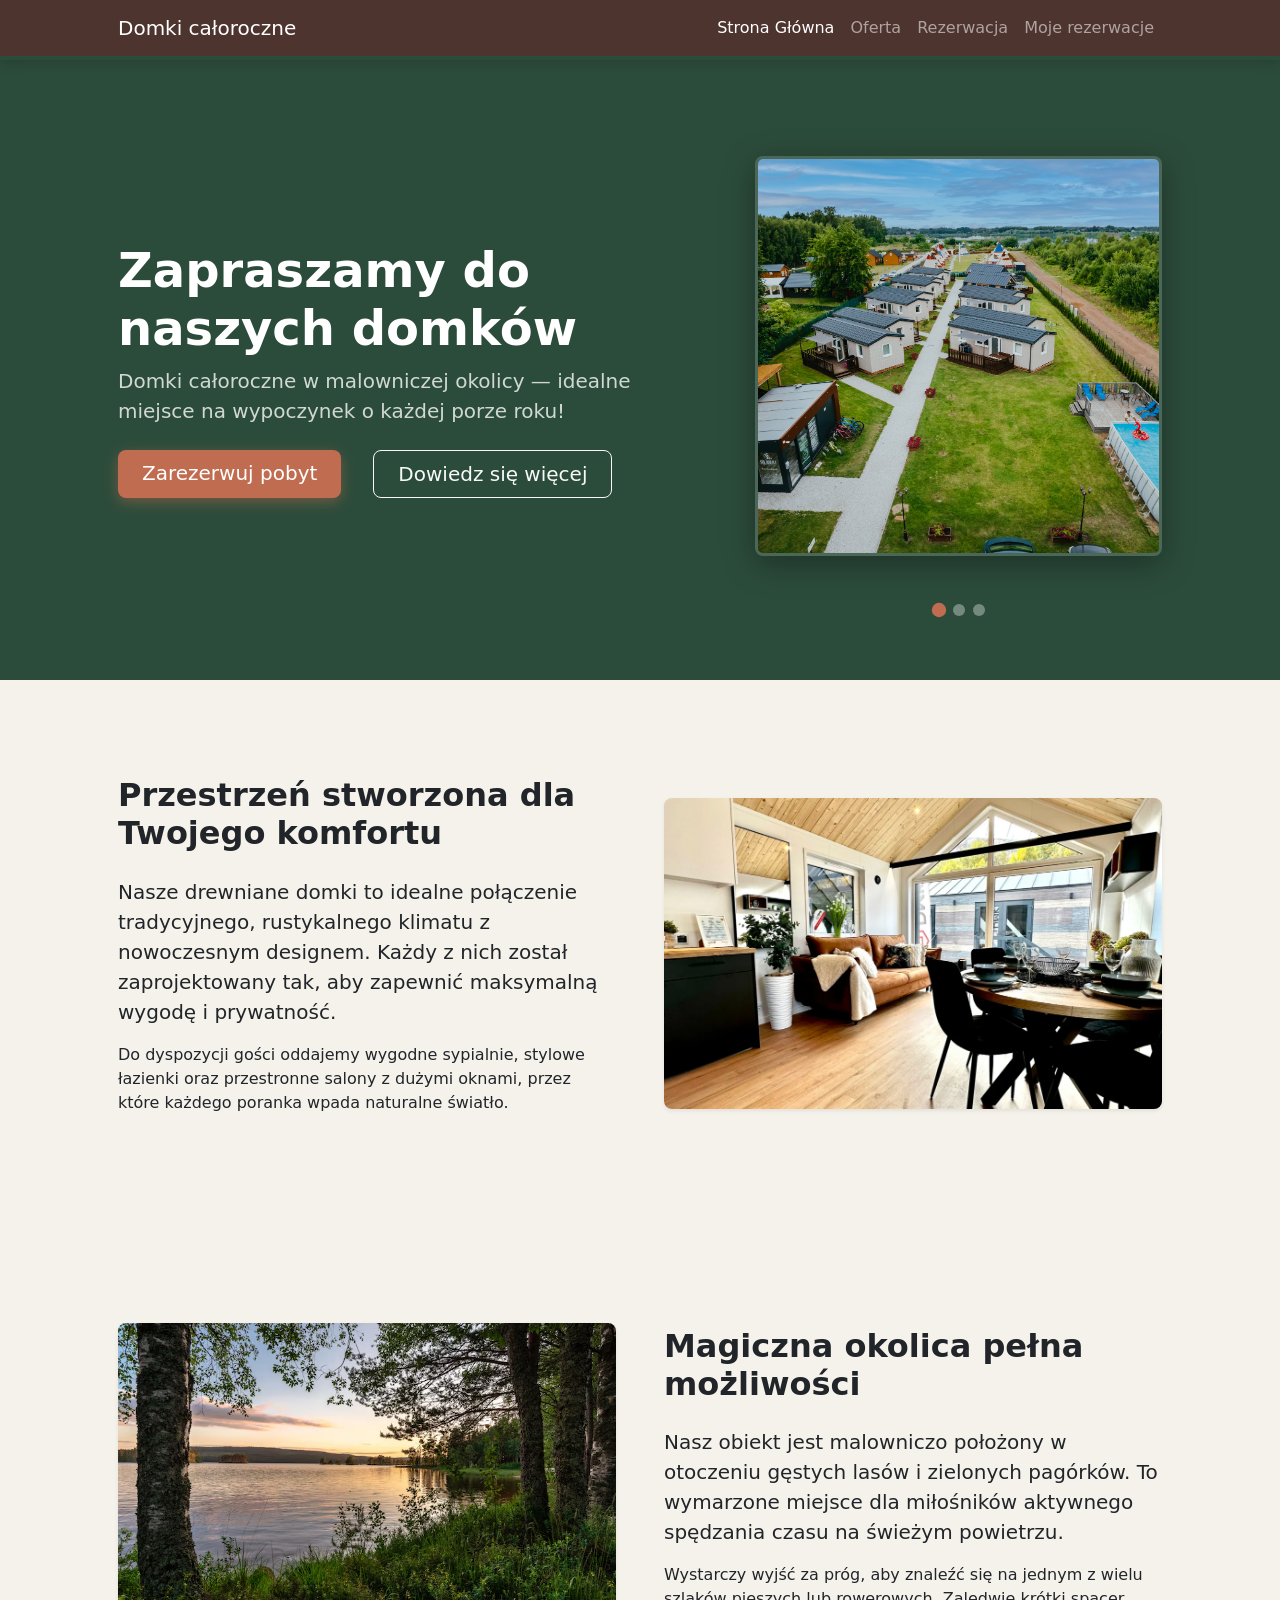
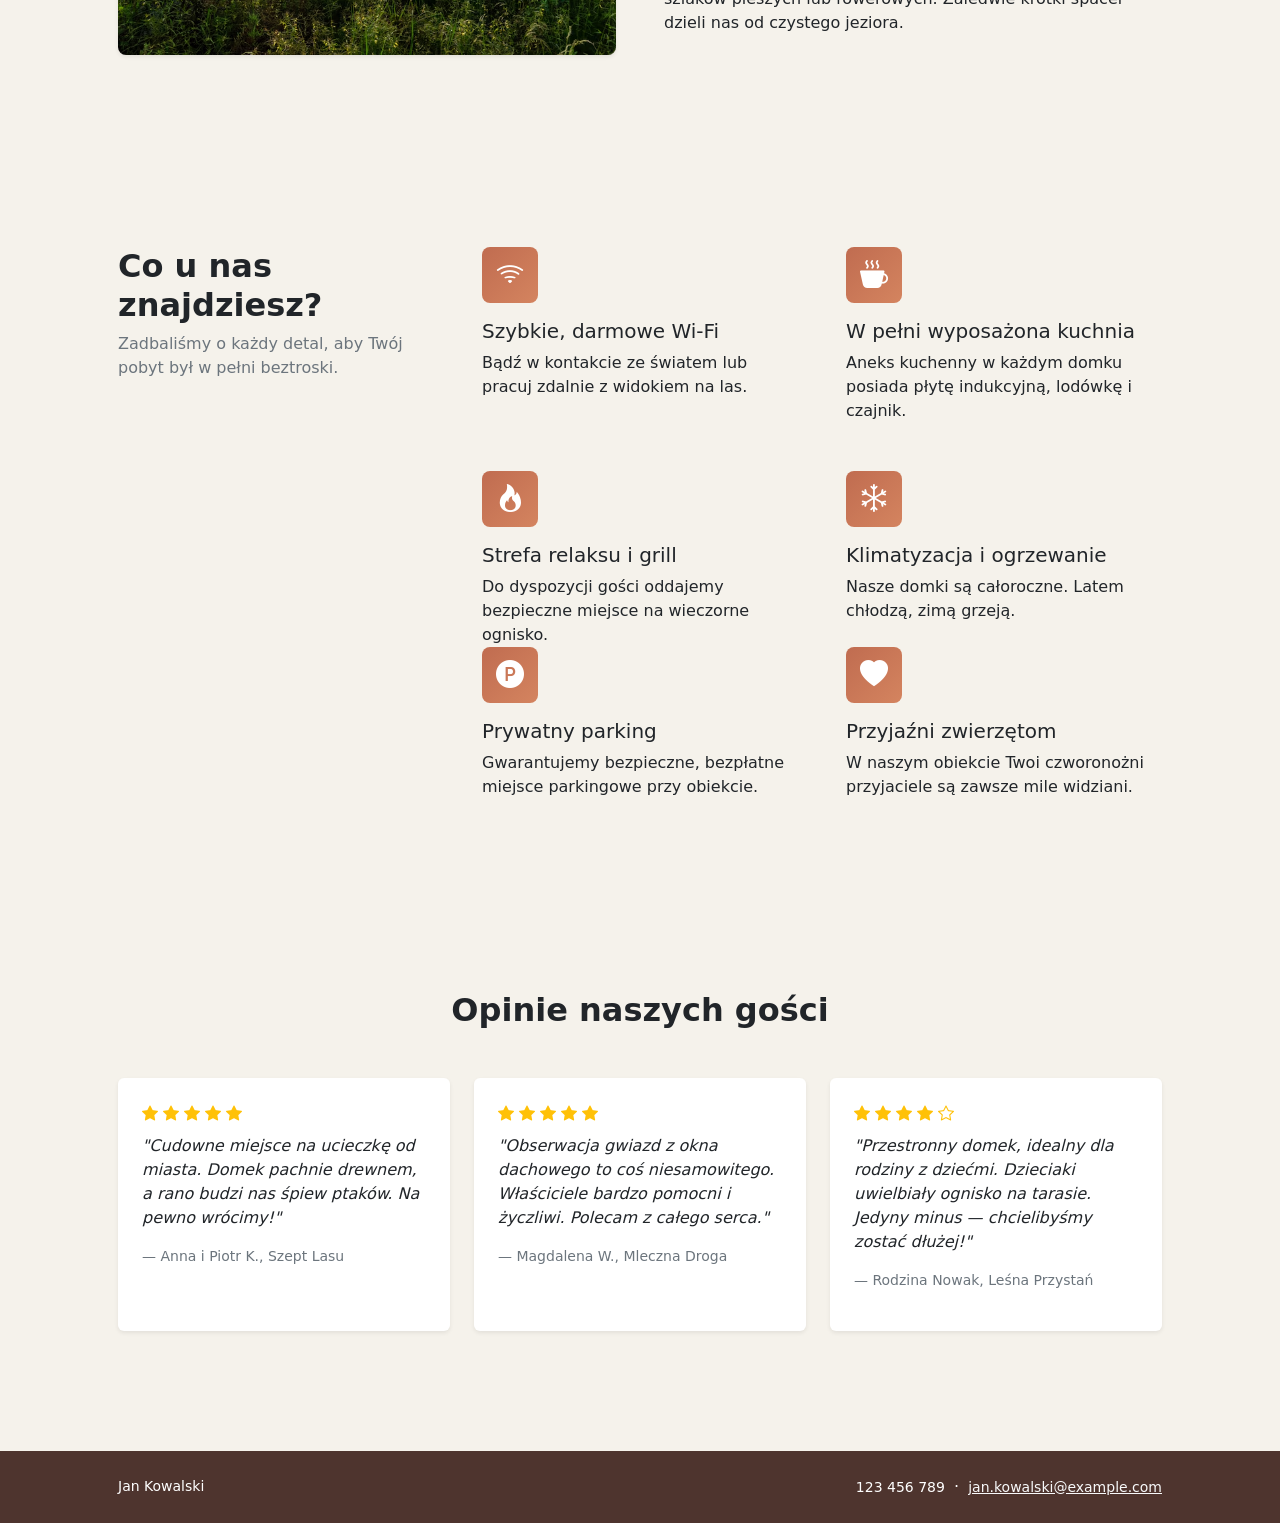
<file: Strona recepcji online/index.html>
<!DOCTYPE html>
<html lang="pl">
<head>
    <meta charset="utf-8">
    <meta name="viewport" content="width=device-width, initial-scale=1, shrink-to-fit=no">
    <meta name="description" content="Domki całoroczne w malowniczej okolicy - zapraszamy na wypoczynek">
    <meta name="author" content="Jan Kowalski">
    <title>Domki całoroczne - Strona główna</title>
    <link rel="icon" type="image/x-icon" href="assets/favicon.ico">
    <link href="https://cdn.jsdelivr.net/npm/bootstrap-icons@1.11.3/font/bootstrap-icons.min.css" rel="stylesheet">
    <link href="css/styles.css" rel="stylesheet">
    <script src="https://ajax.googleapis.com/ajax/libs/jquery/3.5.1/jquery.min.js"></script>
</head>
<!--menu-->
<body class="d-flex flex-column h-100"> 
    <main class="flex-shrink-0">
        <nav class="navbar navbar-expand-lg navbar-dark bg-brazowy navbar-menu">
            <div class="container px-5">
                <a class="navbar-brand" href="index.html">Domki całoroczne</a>
                <button class="navbar-toggler" type="button" data-bs-toggle="collapse" data-bs-target="#navbarSupportedContent" aria-controls="navbarSupportedContent" aria-expanded="false" aria-label="Przełącz nawigację"><span class="navbar-toggler-icon"></span></button>
                <div class="collapse navbar-collapse" id="navbarSupportedContent">
                    <ul class="navbar-nav ms-auto mb-2 mb-lg-0">
                        <li class="nav-item"><a class="nav-link active" href="index.html">Strona Główna</a></li>
                        <li class="nav-item"><a class="nav-link" href="oferta.html">Oferta</a></li>
                        <li class="nav-item"><a class="nav-link" href="rezerwacja.html">Rezerwacja</a></li>
                        <li class="nav-item"><a class="nav-link" href="panel.html">Moje rezerwacje</a></li>
                    </ul>
                </div>
            </div>
        </nav>
<!-- przyciski wizytowka -->
        <header class="hero-sekcja bg-ciemny py-5">
            <div class="container px-5">
                <div class="row gx-5 align-items-center justify-content-center">
                    <div class="col-lg-8 col-xl-7 col-xxl-6">
                        <div class="my-5 text-center text-xl-start">
                            <h1 class="display-5 fw-bolder text-white mb-2">Zapraszamy do naszych domków</h1>
                            <p class="lead fw-normal hero-opis mb-4">Domki całoroczne w malowniczej okolicy — idealne miejsce na wypoczynek o każdej porze roku!</p>
                            <div class="d-grid gap-3 d-sm-flex justify-content-sm-center justify-content-xl-start">
                                <a class="btn btn-rezerwuj btn-lg px-4 me-sm-3" href="rezerwacja.html">Zarezerwuj pobyt</a>
                                <a class="btn btn-outline-light btn-lg px-4" href="#o-nas">Dowiedz się więcej</a>
                            </div>
                        </div>
                    </div>
<!-- slider -->
                    <div class="col-xl-5 col-xxl-6 d-none d-xl-block text-center">
                        <div id="slideshow" class="position-relative slideshow-ramka">
                            <img class="img-fluid rounded-3 my-5 slideshow-img active" src="images/slider/obraz1.jpg" alt="Widok na domki w lesie" width="600" height="400">
                            <img class="img-fluid rounded-3 my-5 slideshow-img" src="images/slider/obraz2.jpg" alt="Poranek w lesie" width="600" height="400">
                            <img class="img-fluid rounded-3 my-5 slideshow-img" src="images/slider/obraz3.jpg" alt="Taras z widokiem na naturę" width="600" height="400">
                        </div>
                        <div class="slider-kropki d-flex justify-content-center mb-3">
                            <button type="button" class="kropka active" data-index="0" aria-label="Pokaż zdjęcie 1"></button>
                            <button type="button" class="kropka" data-index="1" aria-label="Pokaż zdjęcie 2"></button>
                            <button type="button" class="kropka" data-index="2" aria-label="Pokaż zdjęcie 3"></button>
                        </div>
                    </div>
                </div>
            </div>
        </header>
<!-- Opis miejsca -->
        <section class="py-5" id="o-nas">
            <div class="container px-5 my-5">
                <div class="row gx-5 align-items-center">
                    <div class="col-lg-6">
                        <h2 class="fw-bolder mb-4">Przestrzeń stworzona dla Twojego komfortu</h2>
                        <p class="lead">Nasze drewniane domki to idealne połączenie tradycyjnego, rustykalnego klimatu z nowoczesnym designem. Każdy z nich został zaprojektowany tak, aby zapewnić maksymalną wygodę i prywatność.</p>
                        <p>Do dyspozycji gości oddajemy wygodne sypialnie, stylowe łazienki oraz przestronne salony z dużymi oknami, przez które każdego poranka wpada naturalne światło.</p>
                    </div>
                    <div class="col-lg-6">
                        <img src="images/obraz4.jpg" alt="Wnętrze naszego domku" class="img-fluid rounded-3 shadow-sm" width="800" height="600" loading="lazy">
                    </div>
                </div>
            </div>
        </section>
<!-- drugi opis miejsca -->
        <section class="py-5 bg-jasne">
            <div class="container px-5 my-5">
                <div class="row gx-5 align-items-center flex-lg-row-reverse">
                    <div class="col-lg-6">
                        <h2 class="fw-bolder mb-4">Magiczna okolica pełna możliwości</h2>
                        <p class="lead">Nasz obiekt jest malowniczo położony w otoczeniu gęstych lasów i zielonych pagórków. To wymarzone miejsce dla miłośników aktywnego spędzania czasu na świeżym powietrzu.</p>
                        <p>Wystarczy wyjść za próg, aby znaleźć się na jednym z wielu szlaków pieszych lub rowerowych. Zaledwie krótki spacer dzieli nas od czystego jeziora.</p>
                    </div>
                    <div class="col-lg-6">
                        <img src="images/obraz5.jpg" alt="Las i jezioro w okolicy" class="img-fluid rounded-3 shadow-sm" width="800" height="600" loading="lazy">
                    </div>
                </div>
            </div>
        </section>
<!-- opis charakterystyki -->
        <section class="py-5">
            <div class="container px-5 my-5">
                <div class="row gx-5">
                    <div class="col-lg-4 mb-5 mb-lg-0">
                        <h2 class="fw-bolder mb-0">Co u nas znajdziesz?</h2>
                        <p class="text-muted mt-2">Zadbaliśmy o każdy detal, aby Twój pobyt był w pełni beztroski.</p>
                    </div>
                    <div class="col-lg-8">
                        <div class="row gx-5 row-cols-1 row-cols-md-2">
                            <div class="col mb-5 h-100">
                                <div class="feature feature-akcent text-white rounded-3 mb-3" title="Wi-Fi"><i class="bi bi-wifi" aria-hidden="true"></i></div>
                                <h3 class="h5">Szybkie, darmowe Wi-Fi</h3>
                                <p class="mb-0">Bądź w kontakcie ze światem lub pracuj zdalnie z widokiem na las.</p>
                            </div>
                            <div class="col mb-5 h-100">
                                <div class="feature feature-akcent text-white rounded-3 mb-3" title="Kuchnia"><i class="bi bi-cup-hot-fill" aria-hidden="true"></i></div>
                                <h3 class="h5">W pełni wyposażona kuchnia</h3>
                                <p class="mb-0">Aneks kuchenny w każdym domku posiada płytę indukcyjną, lodówkę i czajnik.</p>
                            </div>
                            <div class="col mb-5 mb-md-0 h-100">
                                <div class="feature feature-akcent text-white rounded-3 mb-3" title="Grill"><i class="bi bi-fire" aria-hidden="true"></i></div>
                                <h3 class="h5">Strefa relaksu i grill</h3>
                                <p class="mb-0">Do dyspozycji gości oddajemy bezpieczne miejsce na wieczorne ognisko.</p>
                            </div>
                            <div class="col h-100">
                                <div class="feature feature-akcent text-white rounded-3 mb-3" title="Klimatyzacja"><i class="bi bi-snow" aria-hidden="true"></i></div>
                                <h3 class="h5">Klimatyzacja i ogrzewanie</h3>
                                <p class="mb-0">Nasze domki są całoroczne. Latem chłodzą, zimą grzeją.</p>
                            </div>
                            <div class="col mb-5 mb-md-0 h-100">
                                <div class="feature feature-akcent text-white rounded-3 mb-3" title="Parking"><i class="bi bi-p-circle-fill" aria-hidden="true"></i></div>
                                <h3 class="h5">Prywatny parking</h3>
                                <p class="mb-0">Gwarantujemy bezpieczne, bezpłatne miejsce parkingowe przy obiekcie.</p>
                            </div>
                            <div class="col h-100">
                                <div class="feature feature-akcent text-white rounded-3 mb-3" title="Zwierzęta"><i class="bi bi-heart-fill" aria-hidden="true"></i></div>
                                <h3 class="h5">Przyjaźni zwierzętom</h3>
                                <p class="mb-0">W naszym obiekcie Twoi czworonożni przyjaciele są zawsze mile widziani.</p>
                            </div>
                        </div>
                    </div>
                </div>
            </div>
        </section>
<!-- opinie wczytywane przez fetch api -->
        <section class="py-5 bg-jasne" id="opinie">
            <div class="container px-5 my-5">
                <div class="text-center mb-5">
                    <h2 class="fw-bolder">Opinie naszych gości</h2>
                </div>
                <div id="loader-opinie" class="text-center py-4">
                    <div class="spinner-border text-primary" role="status">
                        <span class="visually-hidden">Ładowanie opinii</span>
                    </div>
                </div>
                <div id="opinie-kontener" class="row"></div>
            </div>
        </section>
    </main>
<!-- stopka -->
    <footer class="bg-brazowy py-4 mt-auto">
        <div class="container px-5">
            <div class="row align-items-center justify-content-between flex-column flex-sm-row">
                <div class="col-auto">
                    <div class="small m-0 text-white">Jan Kowalski</div>
                </div>
                <div class="col-auto">
                    <span class="text-white small">123 456 789</span>
                    <span class="text-white mx-1">&middot;</span>
                    <a class="link-light small" href="mailto:jan.kowalski@example.com">jan.kowalski@example.com</a>
                </div>
            </div>
        </div>
    </footer>
<!-- skrypty do opinni i slidera -->
    <script src="https://cdn.jsdelivr.net/npm/bootstrap@5.2.3/dist/js/bootstrap.bundle.min.js"></script>
    <script src="js/slider.js"></script>
    <script src="js/opinie.js"></script>
</body>
</html>
</file>
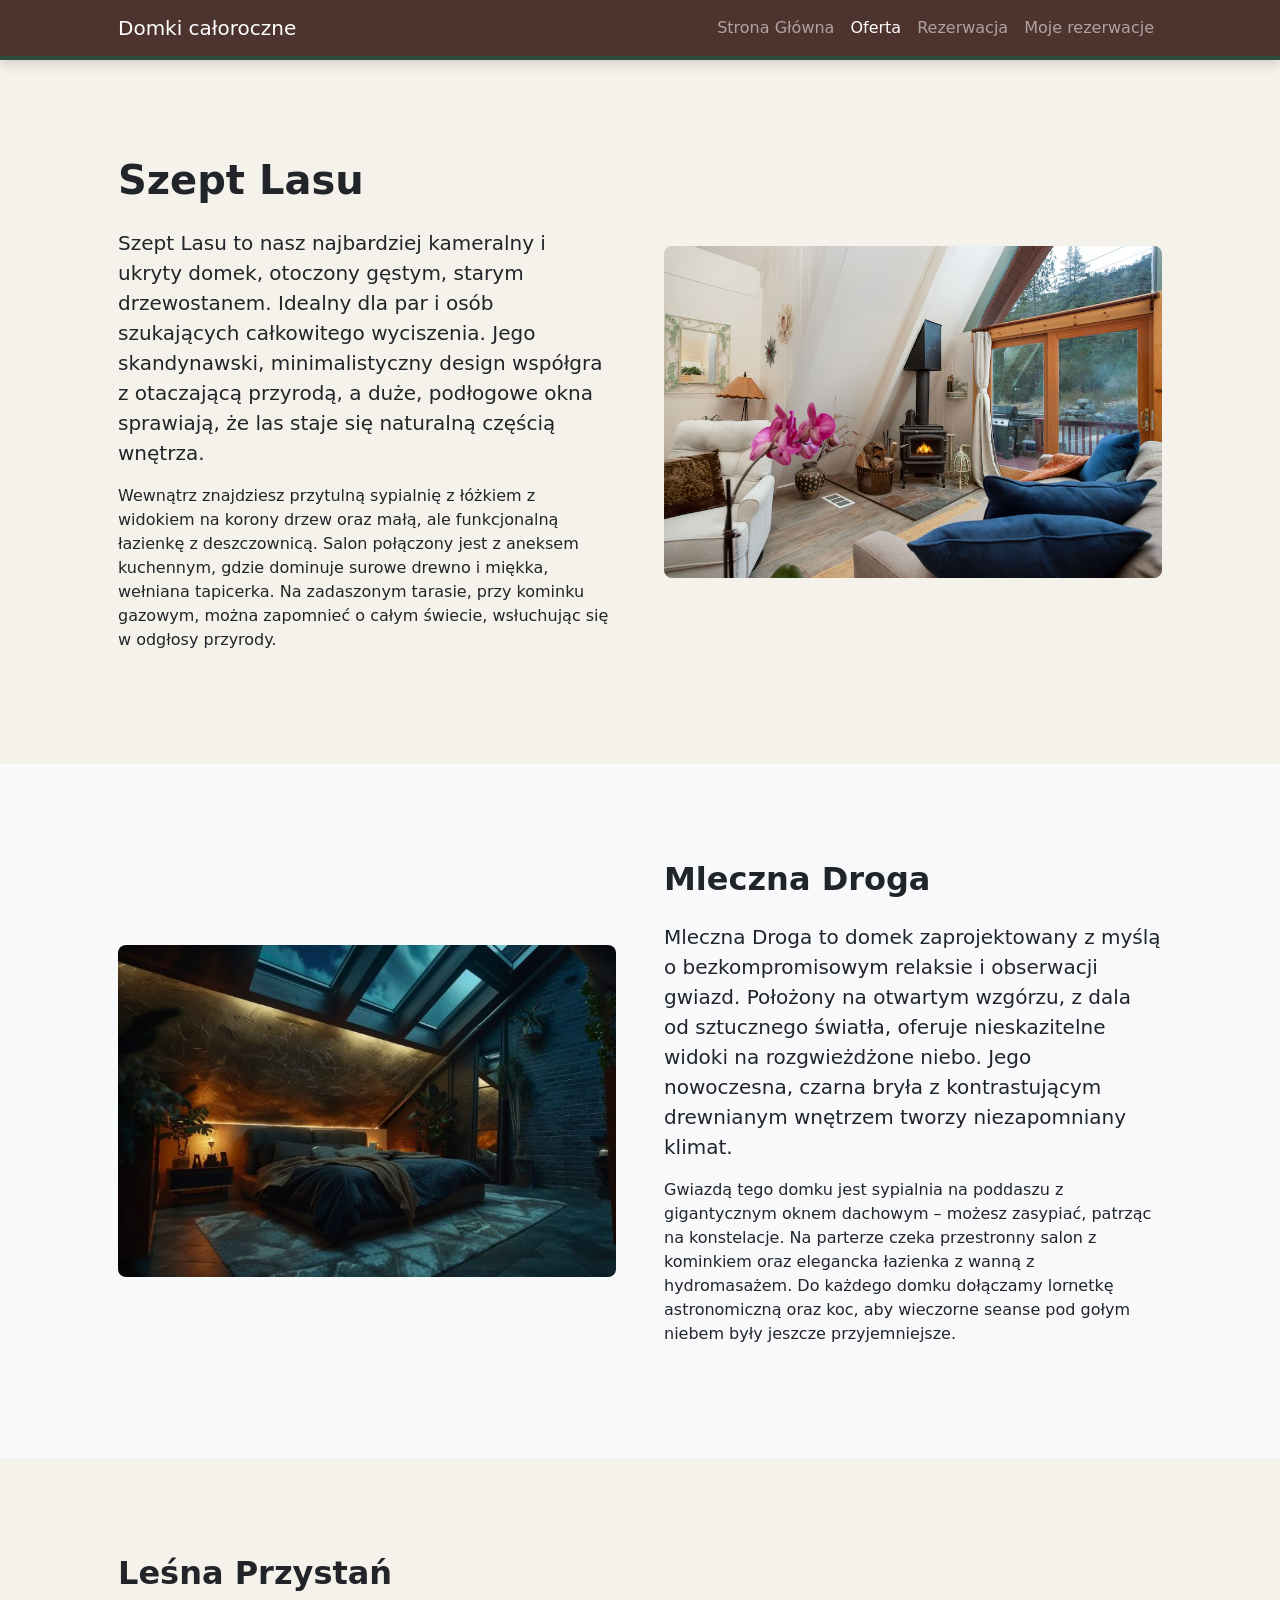
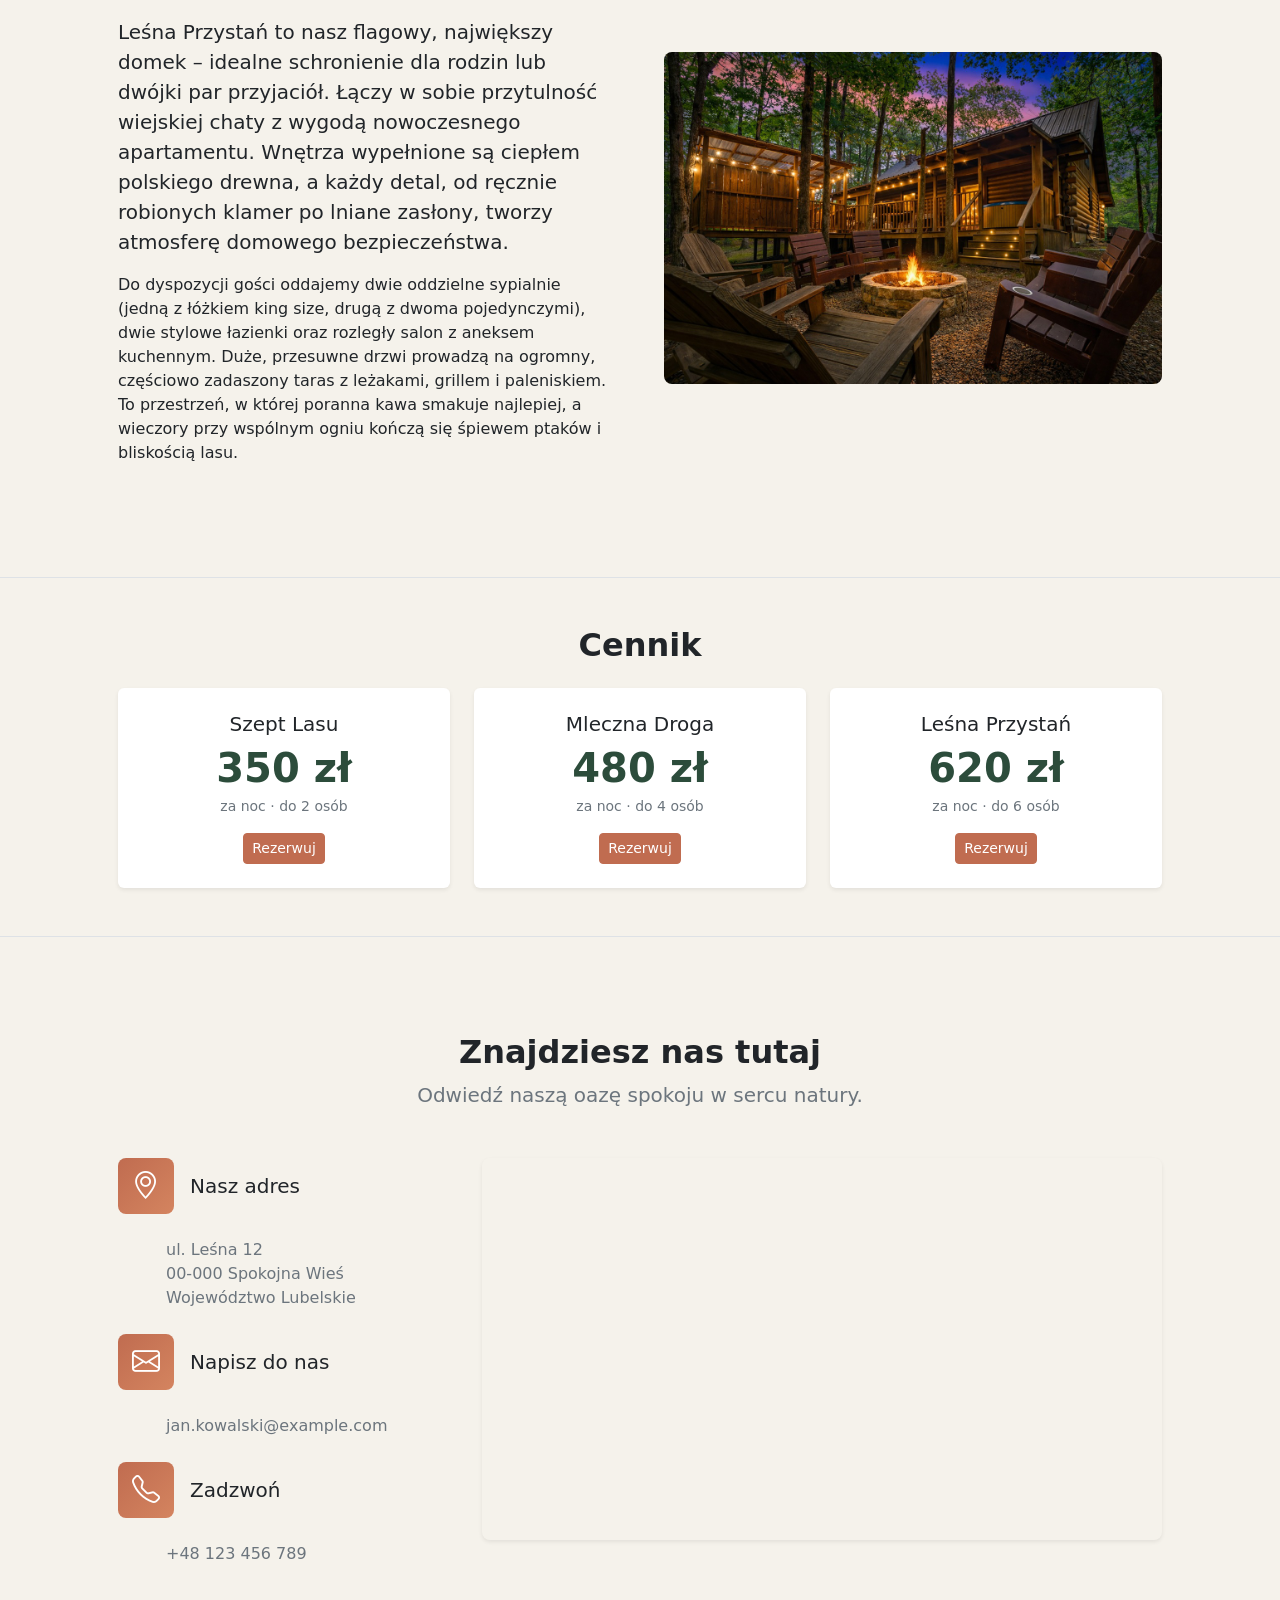
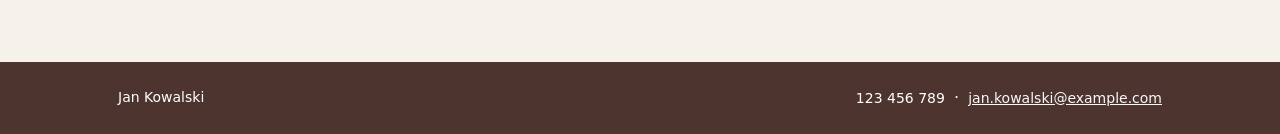
<file: Strona recepcji online/oferta.html>
<!DOCTYPE html>
<html lang="pl">
<head>
    <meta charset="utf-8">
    <meta name="viewport" content="width=device-width, initial-scale=1, shrink-to-fit=no">
    <meta name="description" content="Domki całoroczne - zapraszamy">
    <meta name="author" content="Jan Kowalski">
    <title>Oferta - Domki całoroczne</title>
    <link rel="icon" type="image/x-icon" href="assets/favicon.ico">
    <link href="https://cdn.jsdelivr.net/npm/bootstrap-icons@1.5.0/font/bootstrap-icons.css" rel="stylesheet">
    <link href="css/styles.css" rel="stylesheet">
</head>
<!-- menu -->
<body class="d-flex flex-column h-100">
    <main class="flex-shrink-0">
        <nav class="navbar navbar-expand-lg navbar-dark bg-brazowy navbar-menu">
            <div class="container px-5">
                <a class="navbar-brand" href="index.html">Domki całoroczne</a>
                <button class="navbar-toggler" type="button" data-bs-toggle="collapse" data-bs-target="#navbarSupportedContent" aria-controls="navbarSupportedContent" aria-expanded="false" aria-label="Przełącz nawigację"><span class="navbar-toggler-icon"></span></button>
                <div class="collapse navbar-collapse" id="navbarSupportedContent">
                    <ul class="navbar-nav ms-auto mb-2 mb-lg-0">
                        <li class="nav-item"><a class="nav-link" href="index.html">Strona Główna</a></li>
                        <li class="nav-item"><a class="nav-link active" href="oferta.html">Oferta</a></li>
                        <li class="nav-item"><a class="nav-link" href="rezerwacja.html">Rezerwacja</a></li>
                        <li class="nav-item"><a class="nav-link" href="panel.html">Moje rezerwacje</a></li>
                    </ul>
                </div>
            </div>
        </nav>
<!-- domek 1 -->
        <section class="py-5" id="szept-lasu">
            <div class="container px-5 my-5">
                <div class="row gx-5 align-items-center">
                    <div class="col-lg-6">
                        <h1 class="fw-bolder mb-4">Szept Lasu</h1>
                        <p class="lead">Szept Lasu to nasz najbardziej kameralny i ukryty domek, otoczony gęstym, starym drzewostanem. Idealny dla par i osób szukających całkowitego wyciszenia. Jego skandynawski, minimalistyczny design współgra z otaczającą przyrodą, a duże, podłogowe okna sprawiają, że las staje się naturalną częścią wnętrza.</p>
                        <p>Wewnątrz znajdziesz przytulną sypialnię z łóżkiem z widokiem na korony drzew oraz małą, ale funkcjonalną łazienkę z deszczownicą. Salon połączony jest z aneksem kuchennym, gdzie dominuje surowe drewno i miękka, wełniana tapicerka. Na zadaszonym tarasie, przy kominku gazowym, można zapomnieć o całym świecie, wsłuchując się w odgłosy przyrody.</p>
                    </div>
                    <div class="col-lg-6">
                        <img src="images/obraz6.jpg" alt="Wnętrze domku Szept Lasu" class="img-fluid rounded-3">
                    </div>
                </div>
            </div>
        </section>
<!-- domek 2 -->
        <section class="py-5 bg-light">
            <div class="container px-5 my-5">
                <div class="row gx-5 align-items-center flex-lg-row-reverse">
                    <div class="col-lg-6">
                        <h2 class="fw-bolder mb-4">Mleczna Droga</h2>
                        <p class="lead">Mleczna Droga to domek zaprojektowany z myślą o bezkompromisowym relaksie i obserwacji gwiazd. Położony na otwartym wzgórzu, z dala od sztucznego światła, oferuje nieskazitelne widoki na rozgwieżdżone niebo. Jego nowoczesna, czarna bryła z kontrastującym drewnianym wnętrzem tworzy niezapomniany klimat.</p>
                        <p>Gwiazdą tego domku jest sypialnia na poddaszu z gigantycznym oknem dachowym – możesz zasypiać, patrząc na konstelacje. Na parterze czeka przestronny salon z kominkiem oraz elegancka łazienka z wanną z hydromasażem. Do każdego domku dołączamy lornetkę astronomiczną oraz koc, aby wieczorne seanse pod gołym niebem były jeszcze przyjemniejsze.</p>
                    </div>
                    <div class="col-lg-6">
                        <img src="images/obraz7.jpg" alt="Domek Mleczna Droga" class="img-fluid rounded-3">
                    </div>
                </div>
            </div>
        </section>
<!-- domek 3 -->
        <section class="py-5" id="lesna-przystan">
            <div class="container px-5 my-5">
                <div class="row gx-5 align-items-center">
                    <div class="col-lg-6">
                        <h2 class="fw-bolder mb-4">Leśna Przystań</h2>
                        <p class="lead">Leśna Przystań to nasz flagowy, największy domek – idealne schronienie dla rodzin lub dwójki par przyjaciół. Łączy w sobie przytulność wiejskiej chaty z wygodą nowoczesnego apartamentu. Wnętrza wypełnione są ciepłem polskiego drewna, a każdy detal, od ręcznie robionych klamer po lniane zasłony, tworzy atmosferę domowego bezpieczeństwa.</p>
                        <p>Do dyspozycji gości oddajemy dwie oddzielne sypialnie (jedną z łóżkiem king size, drugą z dwoma pojedynczymi), dwie stylowe łazienki oraz rozległy salon z aneksem kuchennym. Duże, przesuwne drzwi prowadzą na ogromny, częściowo zadaszony taras z leżakami, grillem i paleniskiem. To przestrzeń, w której poranna kawa smakuje najlepiej, a wieczory przy wspólnym ogniu kończą się śpiewem ptaków i bliskością lasu.</p>
                    </div>
                    <div class="col-lg-6">
                        <img src="images/obraz8.jpg" alt="Wnętrze domku Leśna Przystań" class="img-fluid rounded-3">
                    </div>
                </div>
            </div>
        </section>

        <!-- dodatek: cennik ładowany asynchronicznie (Fetch API) -->
        <section class="py-5 bg-jasne border-top">
            <div class="container px-5">
                <h2 class="fw-bolder text-center mb-4">Cennik</h2>
                <div id="loader-cennik" class="text-center py-3">
                    <div class="spinner-border spinner-border-sm text-primary" role="status">
                        <span class="visually-hidden">Ładowanie cennika...</span>
                    </div>
                </div>
                <div id="cennik-kontener" class="row row-cols-1 row-cols-md-3 g-4 justify-content-center"></div>
                <div id="blad-cennik" class="alert alert-danger d-none mt-3" role="alert"></div>
            </div>
        </section>
<!-- mapka -->
        <section class="py-5 border-top" id="kontakt">
            <div class="container px-5 my-5">
                <div class="text-center mb-5">
                    <h2 class="fw-bolder">Znajdziesz nas tutaj</h2>
                    <p class="lead fw-normal text-muted mb-0">Odwiedź naszą oazę spokoju w sercu natury.</p>
                </div>
                <div class="row gx-5">
                    <div class="col-lg-4 mb-5 mb-lg-0">
                        <div class="d-flex align-items-center mb-4">
                            <div class="feature feature-akcent text-white rounded-3 me-3"><i class="bi bi-geo-alt"></i></div>
                            <h3 class="h5 mb-0">Nasz adres</h3>
                        </div>
                        <p class="text-muted mb-0 ms-5">ul. Leśna 12<br>00-000 Spokojna Wieś<br>Województwo Lubelskie</p>

                        <div class="d-flex align-items-center mt-4 mb-4">
                            <div class="feature feature-akcent text-white rounded-3 me-3"><i class="bi bi-envelope"></i></div>
                            <h3 class="h5 mb-0">Napisz do nas</h3>
                        </div>
                        <p class="text-muted mb-0 ms-5">jan.kowalski@example.com</p>

                        <div class="d-flex align-items-center mt-4 mb-4">
                            <div class="feature feature-akcent text-white rounded-3 me-3"><i class="bi bi-telephone"></i></div>
                            <h3 class="h5 mb-0">Zadzwoń</h3>
                        </div>
                        <p class="text-muted mb-0 ms-5">+48 123 456 789</p>
                    </div>

                    <div class="col-lg-8">
                        <div class="ratio ratio-16x9 rounded-3 overflow-hidden shadow-sm">
                            <iframe title="Mapa lokalizacji domków całorocznych" src="https://www.google.com/maps/embed?pb=!1m18!1m12!1m3!1d156388.35438505045!2d21.849767850000003!3d52.168397!2m3!1f0!2f0!3f0!3m2!1i1024!2i768!4f13.1!3m3!1m2!1s0x471f5a5be715e219%3A0xbc4e24eb2305a2cd!2sSiedlce!5e0!3m2!1spl!2spl!4v1689100000000!5m2!1spl!2spl" allowfullscreen="" loading="lazy" referrerpolicy="no-referrer-when-downgrade"></iframe>
                        </div>
                    </div>
                </div>
            </div>
        </section>
    </main>
<!-- stopka -->
    <footer class="bg-brazowy py-4 mt-auto">
        <div class="container px-5">
            <div class="row align-items-center justify-content-between flex-column flex-sm-row">
                <div class="col-auto">
                    <div class="small m-0 text-white">Jan Kowalski</div>
                </div>
                <div class="col-auto">
                    <span class="text-white small">123 456 789</span>
                    <span class="text-white mx-1">&middot;</span>
                    <a class="link-light small" href="mailto:jan.kowalski@example.com">jan.kowalski@example.com</a>
                </div>
            </div>
        </div>
    </footer>

    <script src="https://cdn.jsdelivr.net/npm/bootstrap@5.2.3/dist/js/bootstrap.bundle.min.js"></script>
    <script src="js/oferta.js"></script>
</body>
</html>
</file>
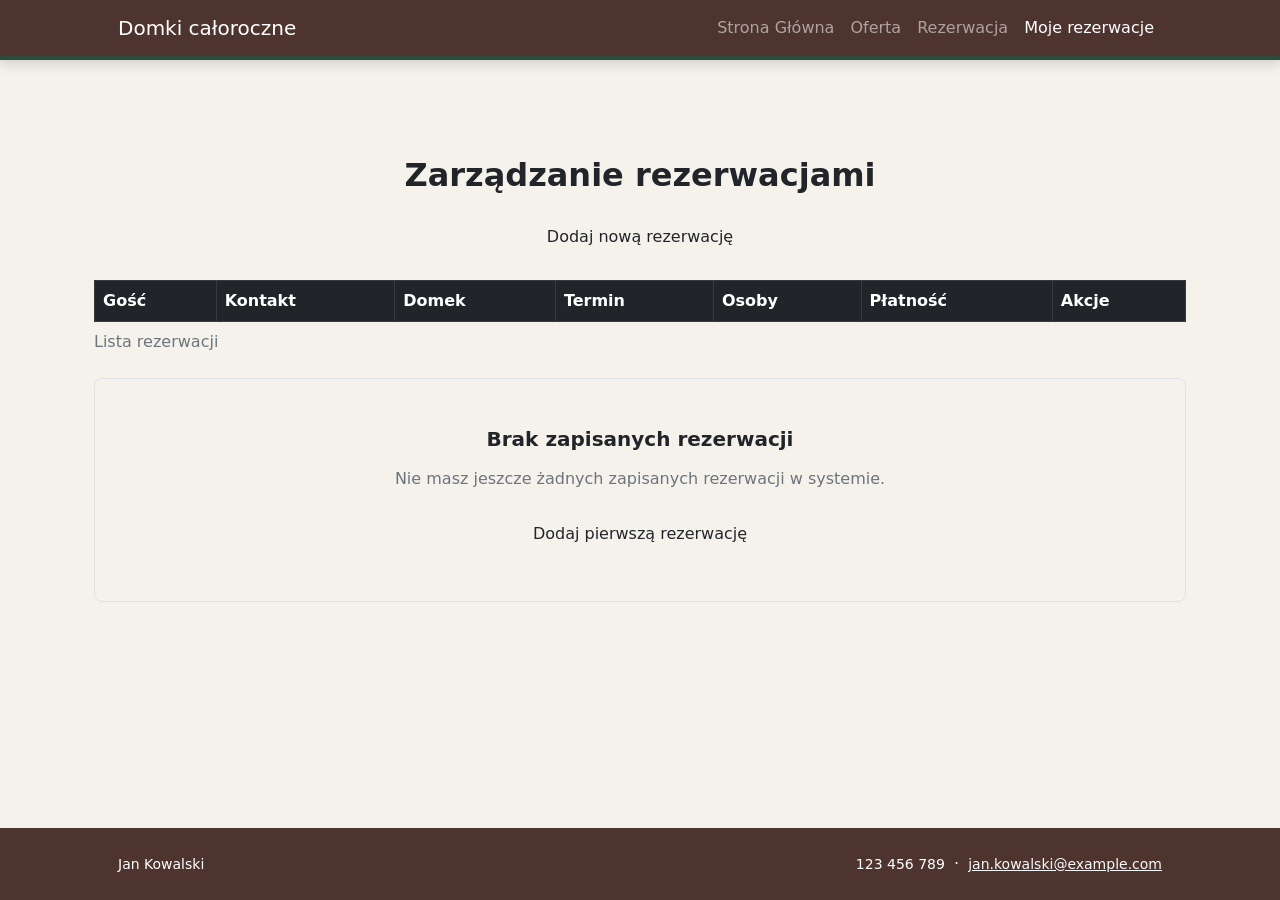
<file: Strona recepcji online/panel.html>
<!DOCTYPE html>
<html lang="pl">
<head>
    <meta charset="utf-8">
    <meta name="viewport" content="width=device-width, initial-scale=1, shrink-to-fit=no">
    <meta name="description" content="Panel zarządzania rezerwacjami - podgląd, edycja i usuwanie">
    <title>Moje rezerwacje - Domki całoroczne</title>
    <link rel="icon" type="image/x-icon" href="assets/favicon.ico">
    <link href="https://cdn.jsdelivr.net/npm/bootstrap-icons@1.5.0/font/bootstrap-icons.css" rel="stylesheet">
    <link href="css/styles.css" rel="stylesheet">
</head>
<!-- menu -->
<body class="d-flex flex-column h-100">
    <main class="flex-shrink-0">
        <nav class="navbar navbar-expand-lg navbar-dark bg-brazowy navbar-menu">
            <div class="container px-5">
                <a class="navbar-brand" href="index.html">Domki całoroczne</a>
                <button class="navbar-toggler" type="button" data-bs-toggle="collapse" data-bs-target="#navbarSupportedContent" aria-controls="navbarSupportedContent" aria-expanded="false" aria-label="Przełącz nawigację"><span class="navbar-toggler-icon"></span></button>
                <div class="collapse navbar-collapse" id="navbarSupportedContent">
                    <ul class="navbar-nav ms-auto mb-2 mb-lg-0">
                        <li class="nav-item"><a class="nav-link" href="index.html">Strona Główna</a></li>
                        <li class="nav-item"><a class="nav-link" href="oferta.html">Oferta</a></li>
                        <li class="nav-item"><a class="nav-link" href="rezerwacja.html">Rezerwacja</a></li>
                        <li class="nav-item"><a class="nav-link active" href="panel.html">Moje rezerwacje</a></li>
                    </ul>
                </div>
            </div>
        </nav>
<!-- rezerwacje -->
        <section class="py-5">
            <div class="container px-4 my-5">
                <div class="row justify-content-center">
                    <div class="col-lg-12">
                        <h1 class="fw-bolder mb-4 text-center h2">Zarządzanie rezerwacjami</h1>
                        <!-- <p class="text-center text-muted mb-4">Tutaj możesz przeglądać, edytować i usuwać rezerwacje zapisane w lokalnym magazynie (localStorage) w formacie JSON.</p> -->

                        <div class="d-flex justify-content-center mb-4">
                            <a href="rezerwacja.html" class="btn btn-akcent"> Dodaj nową rezerwację</a>
                        </div>
<!-- tabela rezerwacji -->
                        <div class="table-responsive">
                            <table class="table table-hover table-bordered align-middle">
                                <caption class="text-muted">Lista rezerwacji</caption>
                                <thead class="table-dark">
                                    <tr>
                                        <th scope="col">Gość</th>
                                        <th scope="col">Kontakt</th>
                                        <th scope="col">Domek</th>
                                        <th scope="col">Termin</th>
                                        <th scope="col">Osoby</th>
                                        <th scope="col">Płatność</th>
                                        <th scope="col">Akcje</th>
                                    </tr>
                                </thead>
                                <tbody id="tabela-rezerwacji-body"></tbody>
                            </table>
                        </div>

                        <div id="brak-danych" class="text-center py-5 px-4 bg-jasne rounded-3 border d-none">
                            <h2 class="h5 fw-bolder mb-3">Brak zapisanych rezerwacji</h2>
                            <p class="text-muted mb-4">Nie masz jeszcze żadnych zapisanych rezerwacji w systemie.</p>
                            <a href="rezerwacja.html" class="btn btn-akcent px-4">Dodaj pierwszą rezerwację</a>
                        </div>
                    </div>
                </div>
            </div>
        </section>
    </main>

    <div class="modal fade" id="edycjaModal" tabindex="-1" role="dialog" aria-labelledby="edycjaModalLabel" aria-hidden="true">
        <div class="modal-dialog">
            <div class="modal-content">
                <div class="modal-header">
                    <h2 class="modal-title h5" id="edycjaModalLabel">Edytuj rezerwację</h2>
                    <button type="button" class="btn-close" data-bs-dismiss="modal" aria-label="Zamknij"></button>
                </div>
                <div class="modal-body">
                    <form id="formularz-edycji">
                        <input type="hidden" id="edycja-id">
                        <div class="mb-3">
                            <label for="edycja-domek" class="form-label">Domek</label>
                            <select class="form-select" id="edycja-domek">
                                <option value="Szept Lasu">Szept Lasu (2-osobowy)</option>
                                <option value="Mleczna Droga">Mleczna Droga (4-osobowy)</option>
                                <option value="Leśna Przystań">Leśna Przystań (6-osobowy)</option>
                            </select>
                        </div>
                        <div class="row">
                            <div class="col-md-6 mb-3">
                                <label for="edycja-od" class="form-label">Data przyjazdu</label>
                                <input type="date" class="form-control" id="edycja-od" required>
                            </div>
                            <div class="col-md-6 mb-3">
                                <label for="edycja-do" class="form-label">Data wyjazdu</label>
                                <input type="date" class="form-control" id="edycja-do" required>
                            </div>
                        </div>
                        <button type="submit" class="btn btn-akcent w-100">Zapisz zmiany</button>
                    </form>
                </div>
            </div>
        </div>
    </div>

    <footer class="bg-brazowy py-4 mt-auto">
        <div class="container px-5">
            <div class="row align-items-center justify-content-between flex-column flex-sm-row">
                <div class="col-auto">
                    <div class="small m-0 text-white">Jan Kowalski</div>
                </div>
                <div class="col-auto">
                    <span class="text-white small">123 456 789</span>
                    <span class="text-white mx-1">&middot;</span>
                    <a class="link-light small" href="mailto:jan.kowalski@example.com">jan.kowalski@example.com</a>
                </div>
            </div>
        </div>
    </footer>

    <script src="https://cdn.jsdelivr.net/npm/bootstrap@5.2.3/dist/js/bootstrap.bundle.min.js"></script>
    <script src="js/panel.js"></script>
</body>
</html>
</file>
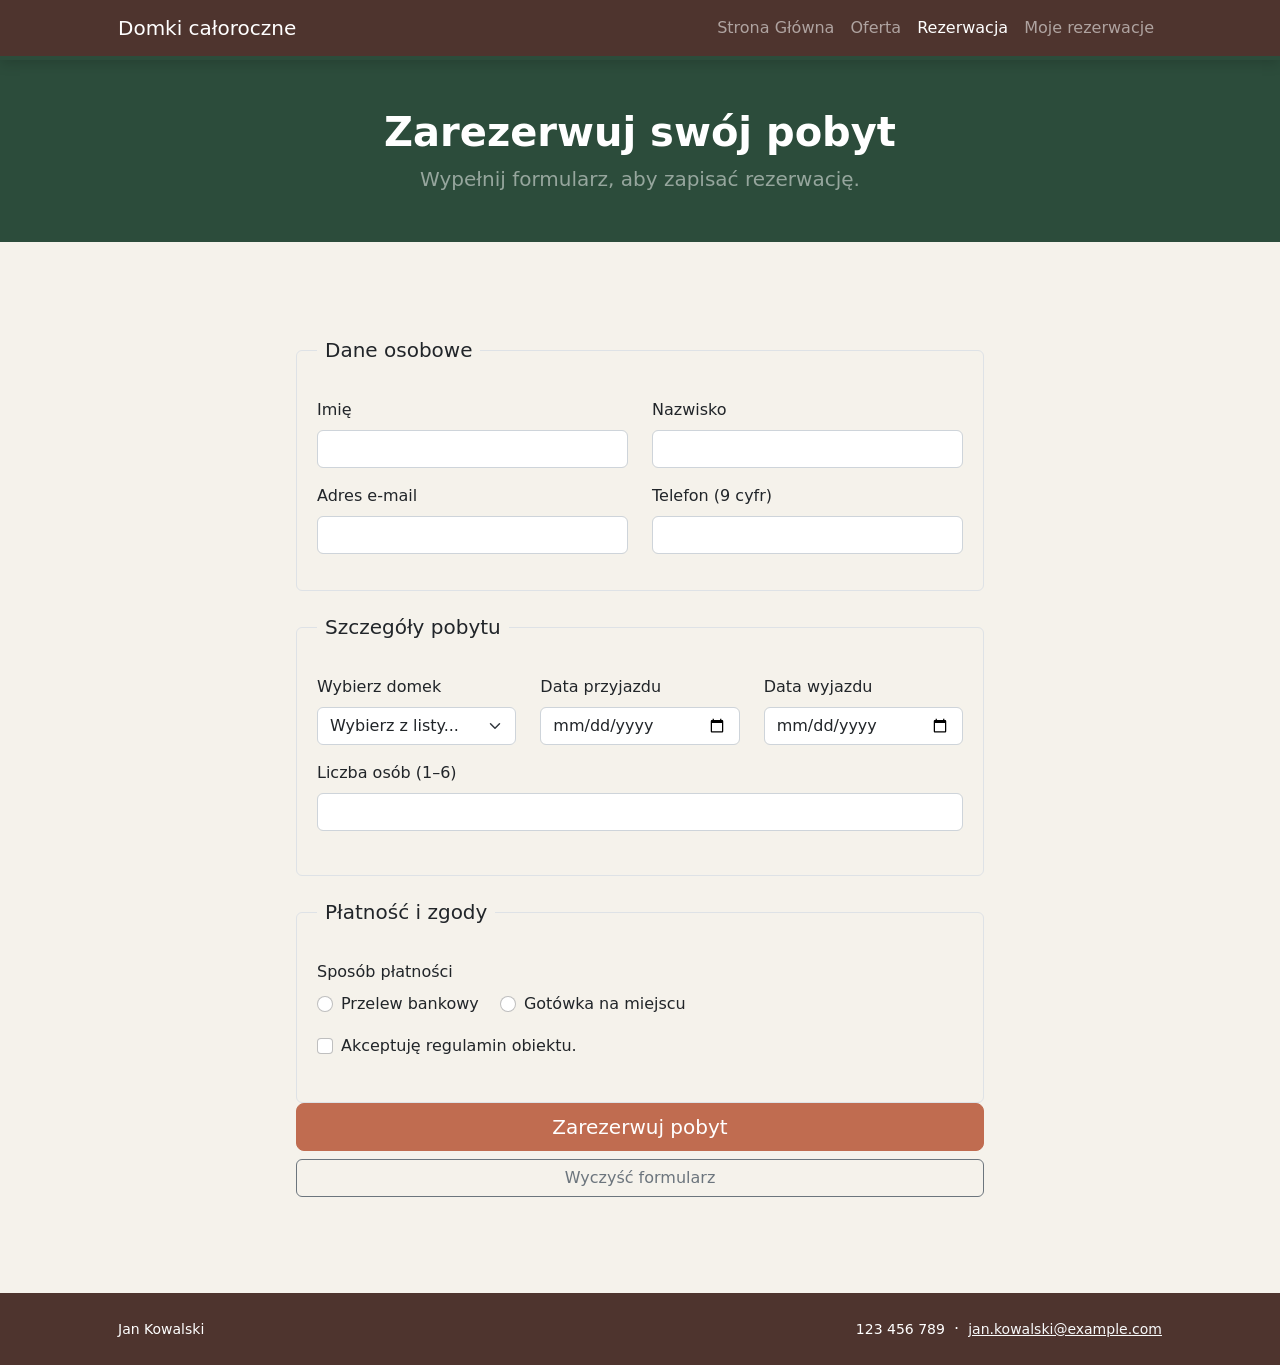
<file: Strona recepcji online/rezerwacja.html>
<!DOCTYPE html>
<html lang="pl">
<head>
    <meta charset="utf-8">
    <meta name="viewport" content="width=device-width, initial-scale=1, shrink-to-fit=no">
    <meta name="description" content="Formularz rezerwacji pobytu w domkach całorocznych">
    <title>Rezerwacja - Domki całoroczne</title>
    <link rel="icon" type="image/x-icon" href="assets/favicon.ico">
    <link href="https://cdn.jsdelivr.net/npm/bootstrap-icons@1.5.0/font/bootstrap-icons.css" rel="stylesheet">
    <link href="css/styles.css" rel="stylesheet">
    <script src="https://ajax.googleapis.com/ajax/libs/jquery/3.5.1/jquery.min.js"></script>
</head>
<body class="d-flex flex-column h-100">
    <main class="flex-shrink-0">
        <nav class="navbar navbar-expand-lg navbar-dark bg-brazowy navbar-menu">
            <div class="container px-5">
                <a class="navbar-brand" href="index.html">Domki całoroczne</a>
                <button class="navbar-toggler" type="button" data-bs-toggle="collapse" data-bs-target="#navbarSupportedContent" aria-controls="navbarSupportedContent" aria-expanded="false" aria-label="Przełącz nawigację"><span class="navbar-toggler-icon"></span></button>
                <div class="collapse navbar-collapse" id="navbarSupportedContent">
                    <ul class="navbar-nav ms-auto mb-2 mb-lg-0">
                        <li class="nav-item"><a class="nav-link" href="index.html">Strona Główna</a></li>
                        <li class="nav-item"><a class="nav-link" href="oferta.html">Oferta</a></li>
                        <li class="nav-item"><a class="nav-link active" href="rezerwacja.html">Rezerwacja</a></li>
                        <li class="nav-item"><a class="nav-link" href="panel.html">Moje rezerwacje</a></li>
                    </ul>
                </div>
            </div>
        </nav>

        <header class="py-5 bg-ciemny">
            <div class="container px-5 text-center">
                <h1 class="fw-bolder text-white mb-2">Zarezerwuj swój pobyt</h1>
                <p class="lead text-white-50 mb-0">Wypełnij formularz, aby zapisać rezerwację.</p>
            </div>
        </header>

        <section class="py-5">
            <div class="container px-5 my-5">
                <h2 class="visually-hidden">Formularz rezerwacji domku</h2>
                <div class="row justify-content-center">
                    <div class="col-lg-8">

                        <div id="sukces-komunikat" class="alert alert-success d-none" role="alert">
                            Twoja rezerwacja została pomyślnie zapisana! Możesz ją zobaczyć w zakładce <a href="panel.html" class="alert-link">Moje rezerwacje</a>.
                        </div>

                        <form id="formularz-rezerwacji" novalidate>
                            <fieldset>
                                <legend class="h5 mb-3">Dane osobowe</legend>
                                <div class="row">
                                    <div class="col-md-6 mb-3">
                                        <label for="imie" class="form-label">Imię</label>
                                        <input type="text" class="form-control" id="imie" name="imie" required minlength="2" autocomplete="given-name">
                                        <div class="invalid-feedback">Proszę podać imię (minimum 2 znaki).</div>
                                    </div>
                                    <div class="col-md-6 mb-3">
                                        <label for="nazwisko" class="form-label">Nazwisko</label>
                                        <input type="text" class="form-control" id="nazwisko" name="nazwisko" required minlength="2" autocomplete="family-name">
                                        <div class="invalid-feedback">Proszę podać nazwisko (minimum 2 znaki).</div>
                                    </div>
                                </div>

                                <div class="row">
                                    <div class="col-md-6 mb-3">
                                        <label for="email" class="form-label">Adres e-mail</label>
                                        <input type="email" class="form-control" id="email" name="email" required autocomplete="email">
                                        <div class="invalid-feedback">Proszę podać poprawny adres e-mail (musi zawierać znak @).</div>
                                    </div>
                                    <div class="col-md-6 mb-3">
                                        <label for="telefon" class="form-label">Telefon (9 cyfr)</label>
                                        <input type="tel" class="form-control" id="telefon" name="telefon" pattern="[0-9]{9}" required autocomplete="tel">
                                        <div class="invalid-feedback">Proszę podać poprawny numer telefonu (dokładnie 9 cyfr).</div>
                                    </div>
                                </div>
                            </fieldset>

                            <fieldset class="mt-4">
                                <legend class="h5 mb-3">Szczegóły pobytu</legend>
                                <div class="row">
                                    <div class="col-md-4 mb-3">
                                        <label for="domek" class="form-label">Wybierz domek</label>
                                        <select class="form-select" id="domek" name="domek" required>
                                            <option value="" selected disabled>Ładowanie listy...</option>
                                        </select>
                                        <div class="invalid-feedback">Proszę wybrać domek.</div>
                                    </div>
                                    <div class="col-md-4 mb-3">
                                        <label for="data-przyjazdu" class="form-label">Data przyjazdu</label>
                                        <input type="date" class="form-control" id="data-przyjazdu" name="data-przyjazdu" required>
                                        <div class="invalid-feedback">Proszę wybrać datę przyjazdu.</div>
                                    </div>
                                    <div class="col-md-4 mb-3">
                                        <label for="data-wyjazdu" class="form-label">Data wyjazdu</label>
                                        <input type="date" class="form-control" id="data-wyjazdu" name="data-wyjazdu" required>
                                        <div class="invalid-feedback" id="blad-daty-wyjazdu">Proszę wybrać poprawną datę wyjazdu (musi być po dacie przyjazdu).</div>
                                    </div>
                                </div>

                                <div class="mb-4">
                                    <label for="ilosc-osob" class="form-label">Liczba osób (1–6)</label>
                                    <input type="number" class="form-control" id="ilosc-osob" name="ilosc-osob" min="1" max="6" required>
                                    <div class="invalid-feedback">Liczba osób musi mieścić się w przedziale od 1 do 6.</div>
                                </div>
                            </fieldset>

                            <fieldset class="mt-4">
                                <legend class="h5 mb-3">Płatność i zgody</legend>
                                <div class="mb-3">
                                    <span class="form-label d-block" id="platnosc-label">Sposób płatności</span>
                                    <div class="form-check form-check-inline">
                                        <input class="form-check-input" type="radio" name="platnosc" id="platnosc-przelew" value="Przelew" required aria-describedby="platnosc-label">
                                        <label class="form-check-label" for="platnosc-przelew">Przelew bankowy</label>
                                    </div>
                                    <div class="form-check form-check-inline">
                                        <input class="form-check-input" type="radio" name="platnosc" id="platnosc-gotowka" value="Gotówka" required>
                                        <label class="form-check-label" for="platnosc-gotowka">Gotówka na miejscu</label>
                                    </div>
                                    <div class="invalid-feedback d-block d-none text-danger mt-1" id="blad-platnosc">Musisz wybrać metodę płatności!</div>
                                </div>

                                <div class="form-check mb-4">
                                    <input class="form-check-input" type="checkbox" id="regulamin" name="regulamin" required>
                                    <label class="form-check-label" for="regulamin">Akceptuję regulamin obiektu.</label>
                                    <div class="invalid-feedback">Akceptacja regulaminu jest wymagana.</div>
                                </div>
                            </fieldset>

                            <div class="d-grid gap-2">
                                <button type="submit" class="btn btn-primary btn-lg">Zarezerwuj pobyt</button>
                                <button type="reset" class="btn btn-outline-secondary">Wyczyść formularz</button>
                            </div>
                        </form>
                    </div>
                </div>
            </div>
        </section>
    </main>

    <footer class="bg-brazowy py-4 mt-auto">
        <div class="container px-5">
            <div class="row align-items-center justify-content-between flex-column flex-sm-row">
                <div class="col-auto">
                    <div class="small m-0 text-white">Jan Kowalski</div>
                </div>
                <div class="col-auto">
                    <span class="text-white small">123 456 789</span>
                    <span class="text-white mx-1">&middot;</span>
                    <a class="link-light small" href="mailto:jan.kowalski@example.com">jan.kowalski@example.com</a>
                </div>
            </div>
        </div>
    </footer>

    <script src="https://cdn.jsdelivr.net/npm/bootstrap@5.2.3/dist/js/bootstrap.bundle.min.js"></script>
    <script src="js/rezerwacja-domki.js"></script>
    <script src="js/walidacja.js"></script>
</body>
</html>
</file>
